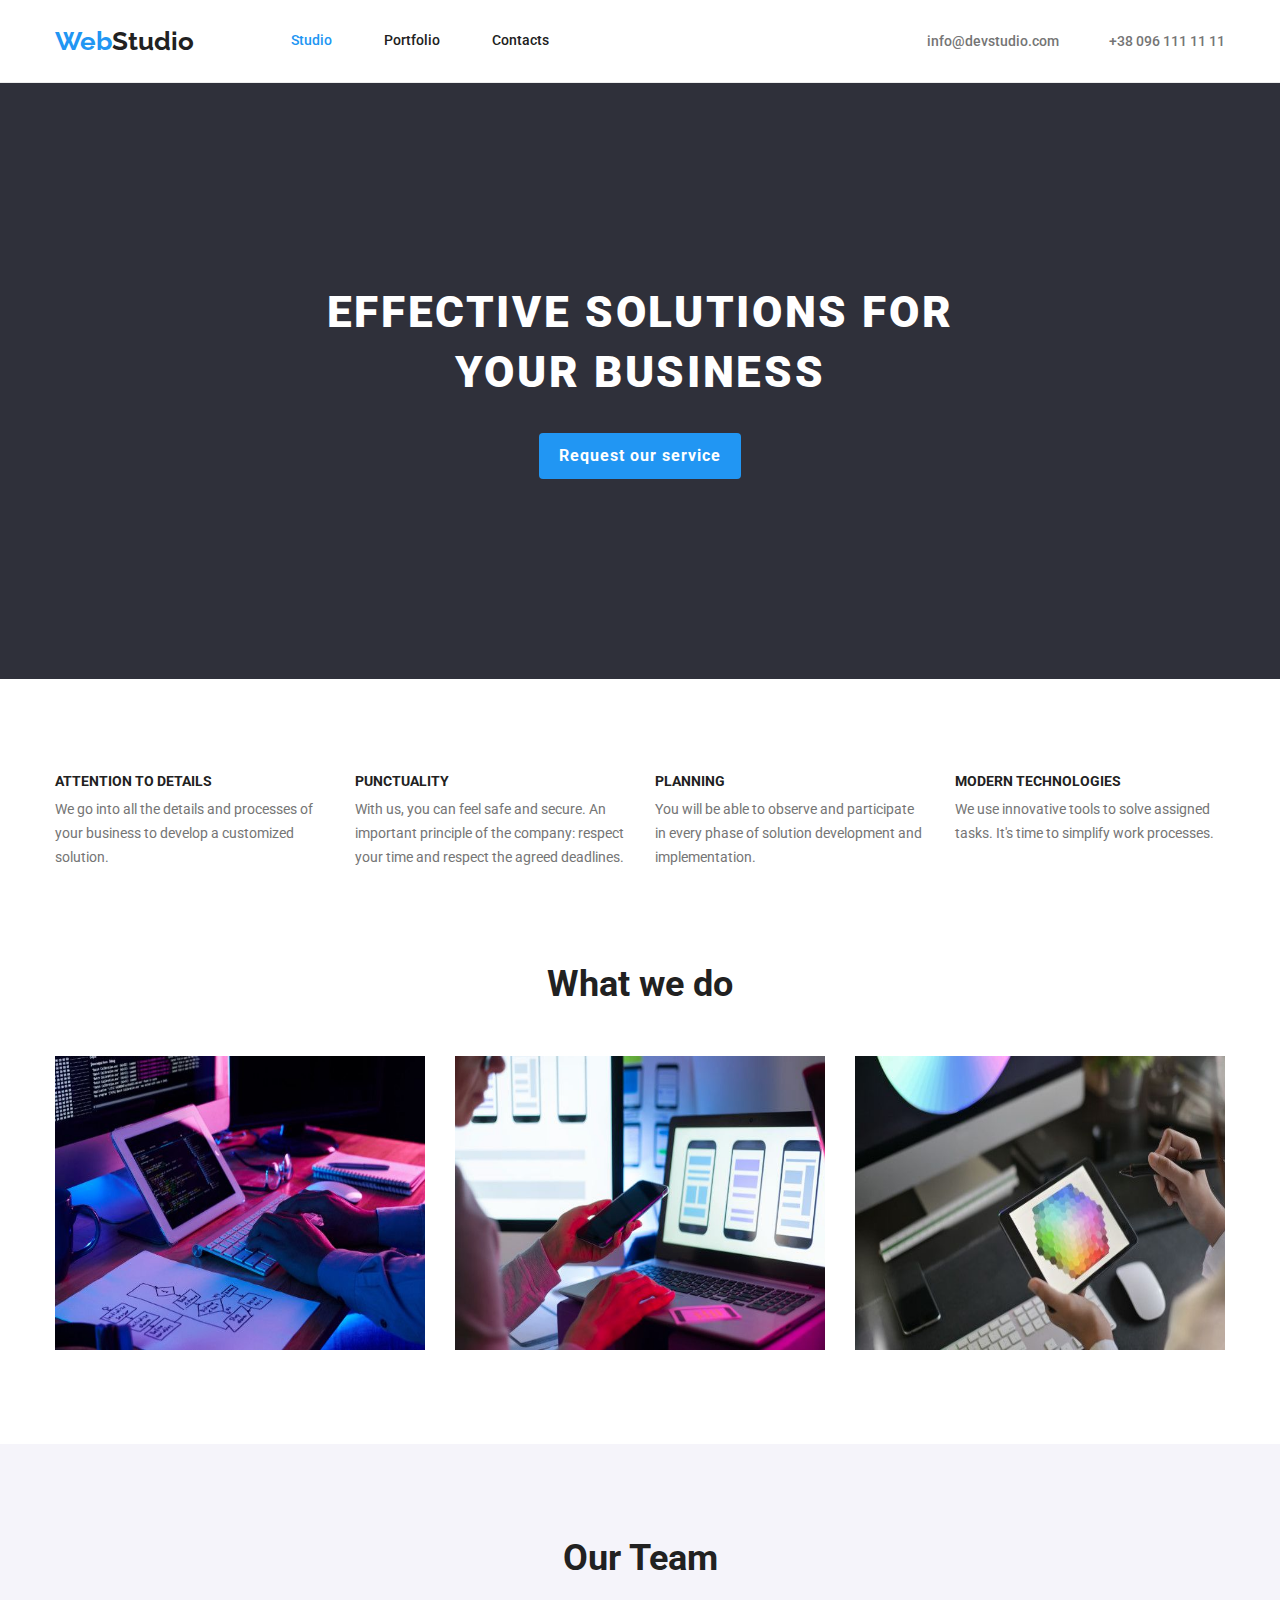
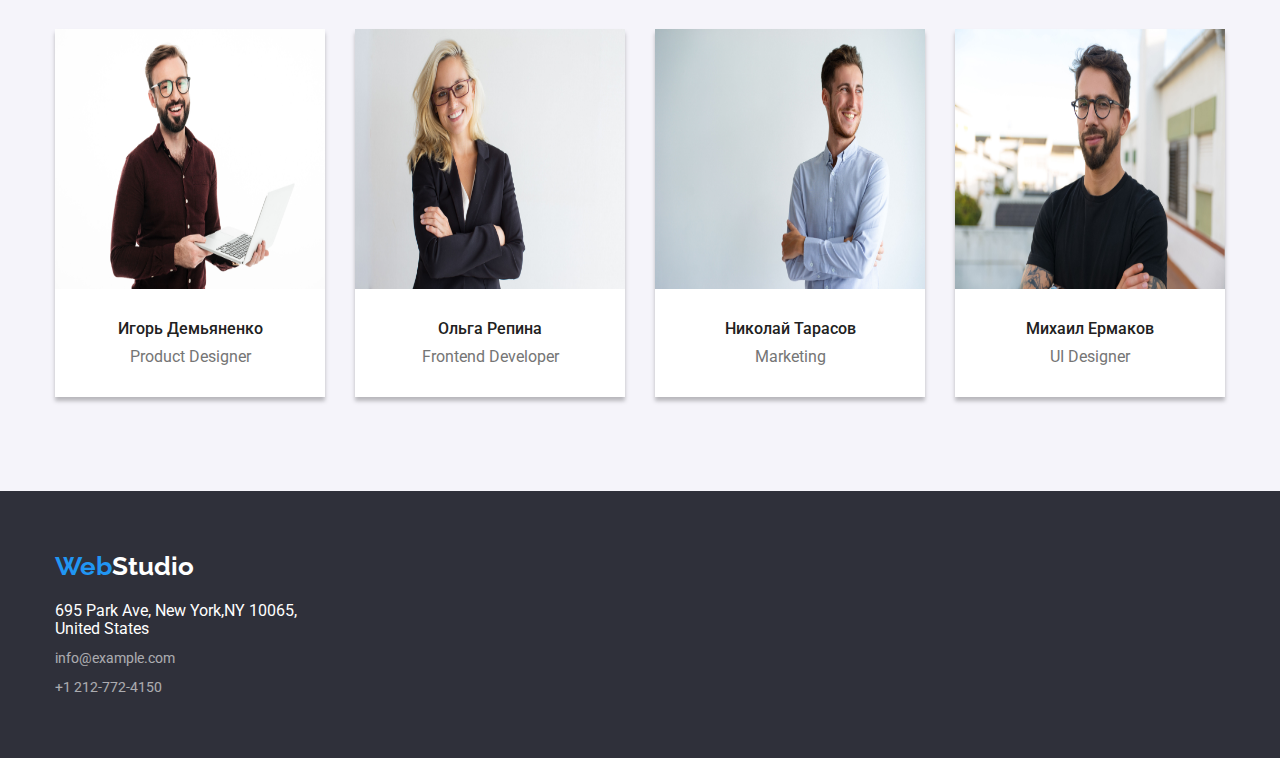
<file: index.html>
<!DOCTYPE html>
<html lang="eng">
<head>
    <meta charset="UTF-8">
    <meta http-equiv="X-UA-Compatible" content="IE=edge">
    <meta name="viewport" content="width=device-width, initial-scale=1.0">
    <title>WebStudio</title>
    <link rel="preconnect" href="https://fonts.googleapis.com">
    <link rel="preconnect" href="https://fonts.gstatic.com" crossorigin>
    <link href="https://fonts.googleapis.com/css2?family=Raleway:wght@700&family=Roboto:wght@400;500;700;900&display=swap"
        rel="stylesheet">
    <link rel="stylesheet" href="https://cdnjs.cloudflare.com/ajax/libs/modern-normalize/1.1.0/modern-normalize.min.css">
    <link rel="stylesheet" href="./css/styles.css" />
</head>
<body>
    <header class="pg-header" >
        <div class="container page-header">
            <a class="logo" href="index.html"><span>Web</span><span class="logo-accent-header">Studio</span></a>
            <nav class="nav-list">
                <ul class="navigation-links  list">
                    <li class="nav-link"><a class="navigation-link current-page" href="index.html">Studio</a></li>
                    <li class="nav-link"><a class="navigation-link" href="portfolio.html ">Portfolio</a></li>
                    <li class="nav-link"><a class="navigation-link" href=" ">Contacts</a></li>
                </ul>
            </nav>
            <ul class="contacts list">
                <li class="contact-header"><a class=" email-header" href="mailto:info@devstudio.com">info@devstudio.com</a></li>
                <li class="contact-header"> <a class="telephone-header" href="tel:+380961111111">+38 096 111 11 11</a></li>
            </ul>
        </div>
    </header>
    <main>
        <section class=" section request-our-service">
            <div class="container">
                <h1 class="request-our-service-title">EFFECTIVE SOLUTIONS FOR YOUR BUSINESS</h1>
                <button class="button-request-service" type="button">Request our service</button>
            </div>
        </section>
        <section class="section">
            <div class="container">
                <h2 class="section-title-hidden">Pros</h2>
                <ul class="pros list">
                    <li class="list-item">
                        <h3 class="pros-title">ATTENTION TO DETAILS</h3>
                        <p class="pros-description">We go into all the details and processes of your business to develop a
                            customized solution.</p>
                    </li>
                    <li class="list-item">
                        <h3 class="pros-title">PUNCTUALITY</h3>
                        <p class="pros-description">With us, you can feel safe and secure. An important principle of the
                            company: respect your time and respect the agreed
                            deadlines.</p>
                    </li>
                    <li class="list-item">
                        <h3 class="pros-title">PLANNING</h3>
                        <p class="pros-description">You will be able to observe and participate in every phase of solution
                            development and implementation.</p>
                    </li>
                    <li class="list-item">
                        <h3 class="pros-title">MODERN TECHNOLOGIES</h3>
                        <p class="pros-description">We use innovative tools to solve assigned tasks. It's time to simplify work
                            processes.</p>
                    </li>   
            </div>
        </section>
        <section class="section">
            <div>
                    <h2 class=" section-title what-we-do">What we do</h2>
                    <ul class="what-we-do-list list">
                        <li class="list-item">
                            <img src="images/img.jpg" alt="web-developer working at their desk  office" width="370" height="294" />
                        </li>
                        <li class="list-item">
                            <img src="images/img_1.jpg" alt="mobile app development" width="370" height="294" />
                        </li>
                        <li class="list-item">
                            <img src="images/img_2.jpg"
                                alt="creative artist  of web design with working colour selection graphic tablet" width="370"
                                height="294" />
                        </li>
                    </ul>
                </div>
            </div>
        </section>
        <section class="section team">
            <div class="container">
                <h2 class="section-title">Our Team</h2>
                <ul class="team-list list ">
                    <li class="card">
                        <img src="images/img_3.jpg" alt="Product designer" width="270" height="260"/>
                        <div class="teammate">
                            <h3 class="teammate-name">Игорь Демьяненко</h3>
                            <p class="teammate-description">Product Designer</p>
                        </div>
                    </li>
                    <li class="card">
                        <img src="images/img_4.jpg" alt="Frontend developer" width="270" height="260"/>
                        <div class="teammate">
                            <h3 class="teammate-name">Ольга Репина</h3>
                            <p class="teammate-description">Frontend Developer</p>
                        </div>
                    </li>
                    <li class="card">
                        <img src="images/img_5.jpg" alt="Marketing" width="270" height="260" />
                        <div class="teammate">
                            <h3 class="teammate-name">Николай Тарасов</h3>
                            <p class="teammate-description">Marketing</p>
                        </div>
                    </li>
                    <li class="card">
                        <img src="images/img_6.jpg" alt="UI Designer" width="270" height="260"/>
                        <div class="teammate">
                            <h3 class="teammate-name">Михаил Ермаков</h3>
                            <p class="teammate-description">UI Designer</p>
                        </div>
                    </li>
                </ul>
            </div>
        </section>
    </main>
    <footer>
        <div class="container">
            <a class="logo footer-logo" href="index.html"><span>Web</span><span class="logo-accent-footer">Studio</span></a>
            <address>
                <ul class="list">
                    <li class="contacts-footer"><a class="contact-footer address-info"
                            href="https://www.google.com/maps/place/695+Park+Ave,+New+York,+NY+10065,+%D0%A1%D0%BF%D0%BE%D0%BB%D1%83%D1%87%D0%B5%D0%BD%D1%96+%D0%A8%D1%82%D0%B0%D1%82%D0%B8+%D0%90%D0%BC%D0%B5%D1%80%D0%B8%D0%BA%D0%B8/@40.7687275,-73.9651798,17z/data=!3m1!4b1!4m5!3m4!1s0x89c258ebe8836e8f:0xa007c44e7c4aa0eb!8m2!3d40.7687275!4d-73.9651798"
                            target="_blank" rel="noopener noreferrer">695 Park Ave, New York,NY 10065,<br>United States</a></li>
                    <li class="contacts-footer"><a class="email" href="mailto:info@devstudio.com">info@example.com</a></li>
                    <li class="contacts-footer"><a class="telephone" href="tel:+12127724150">+1 212-772-4150</a></li>
                </ul>
            </address>
        </div>
    </footer>
</body>
</html>
</file>
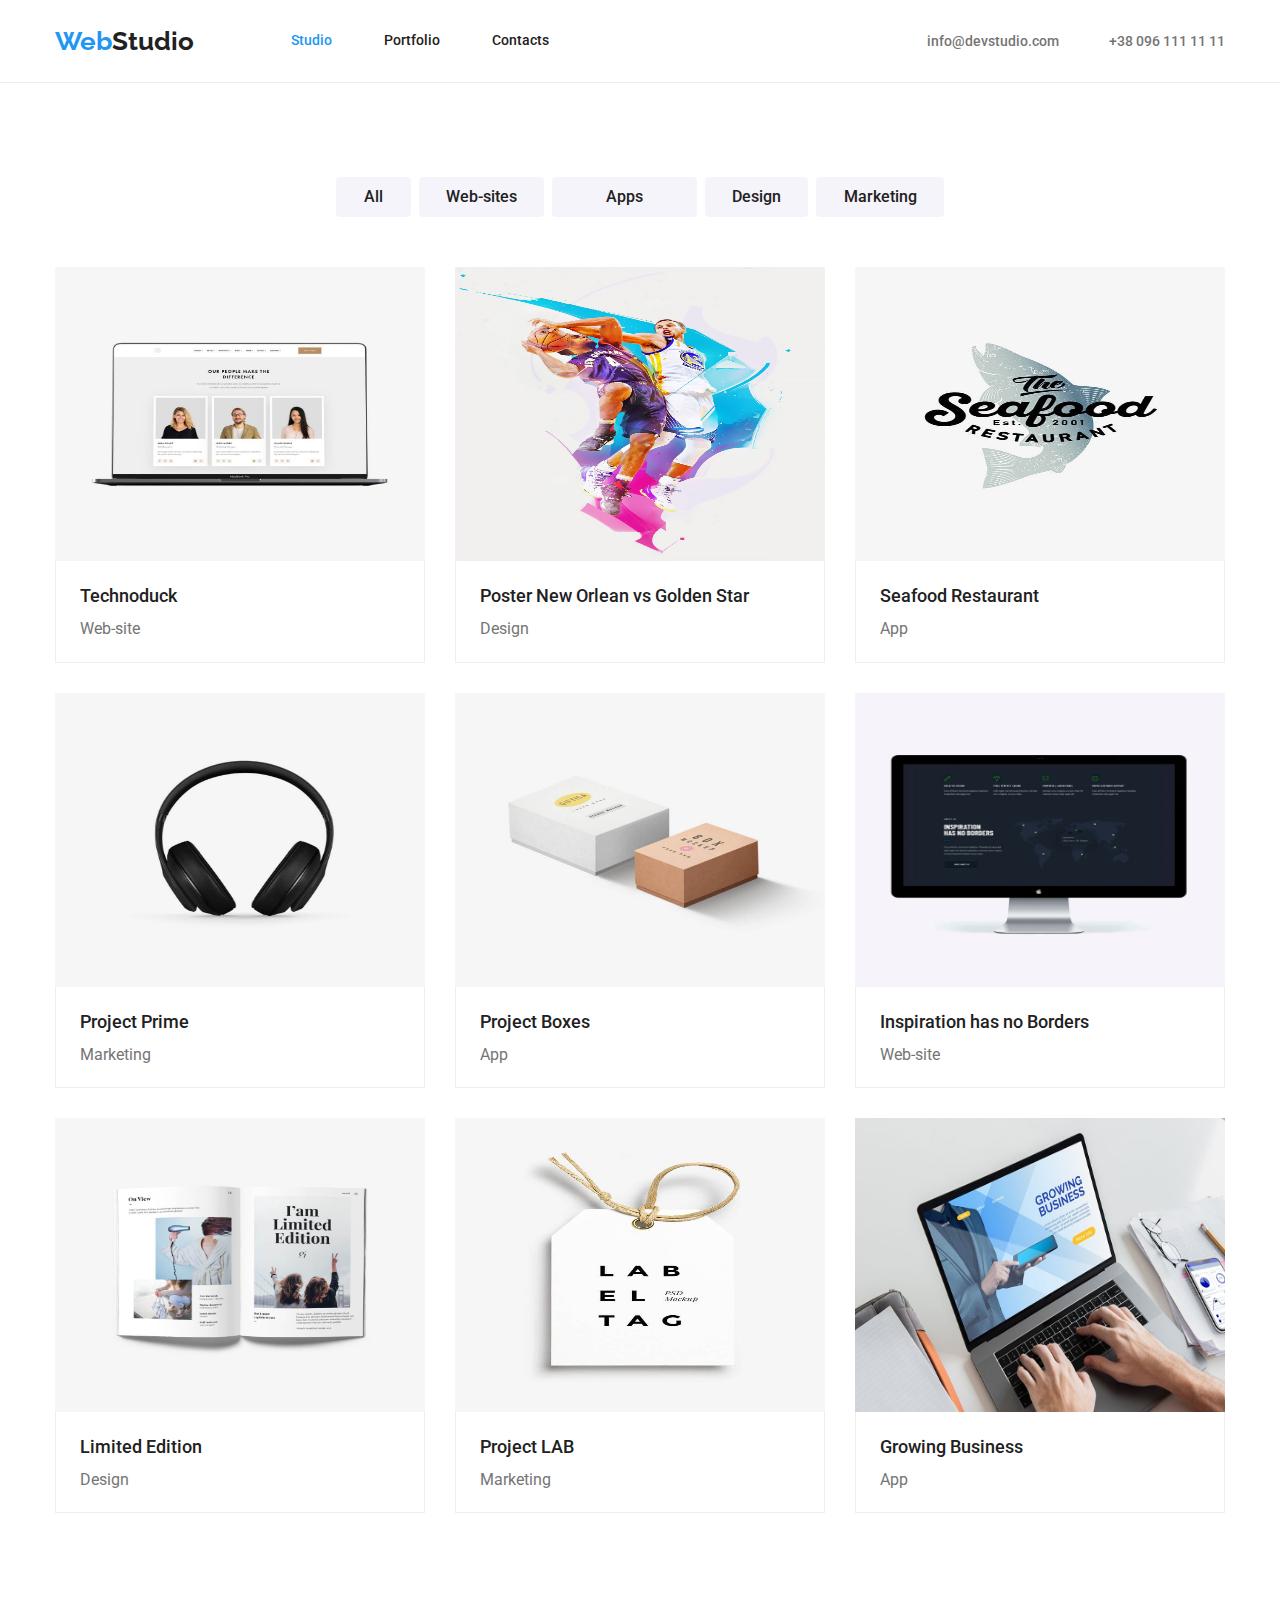
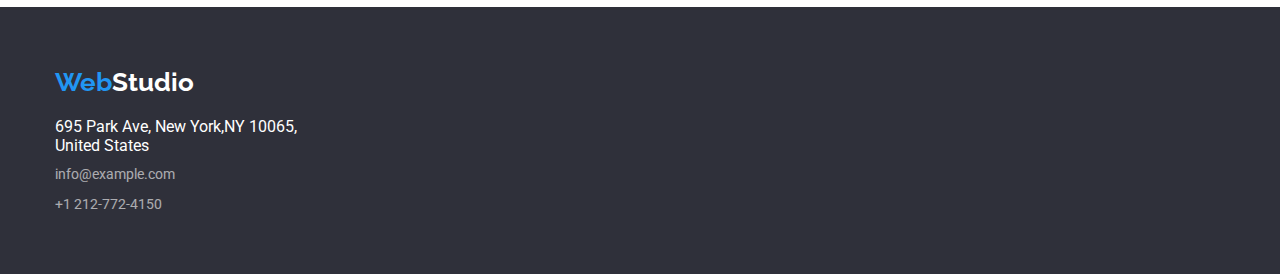
<file: portfolio.html>
<!DOCTYPE html>
<html lang="eng">

<head>
    <meta charset="UTF-8">
    <meta http-equiv="X-UA-Compatible" content="IE=edge">
    <meta name="viewport" content="width=device-width, initial-scale=1.0">
    <title>Portfolio</title>
    <link rel="preconnect" href="https://fonts.googleapis.com">
    <link rel="preconnect" href="https://fonts.gstatic.com" crossorigin>
    <link href="https://fonts.googleapis.com/css2?family=Raleway:wght@700&family=Roboto:wght@400;500;700;900&display=swap"
        rel="stylesheet">
    <link rel="stylesheet" href="https://cdnjs.cloudflare.com/ajax/libs/modern-normalize/1.1.0/modern-normalize.min.css">
    <link rel="stylesheet" href="./css/styles.css" />
</head>
<body>
<header class="pg-header">
    <div class="container page-header">
        <a class="logo" href="index.html"><span>Web</span><span class="logo-accent-header">Studio</span></a>
        <nav class="nav-list">
            <ul class="navigation-links  list">
                <li class="nav-link"><a class="navigation-link current-page" href="index.html">Studio</a></li>
                <li class="nav-link"><a class="navigation-link" href="portfolio.html ">Portfolio</a></li>
                <li class="nav-link"><a class="navigation-link" href=" ">Contacts</a></li>
            </ul>
        </nav>
        <ul class="contacts list">
            <li class="contact-header"><a class=" email-header" href="mailto:info@devstudio.com">info@devstudio.com</a>
            </li>
            <li class="contact-header"> <a class="telephone-header" href="tel:+380961111111">+38 096 111 11 11</a></li>
        </ul>
    </div>
</header>
    <main>
        <section class="section">
            <div class="container">
                <h1 class="section-title-hidden">Projects</h1>
                <ul class="projects-filter list">
                    <li class="filter"><button class="button-projects" type="button">All</button>
                    <li class="filter"><button class="button-projects" type="button">Web-sites </button></li>
                    <li class="filter"><button class="button-projects" type="button">Apps</button></li>
                    <li class="filter"><button class="button-projects" type="button">Design</button></li>
                    <li class="filter"><button class="button-projects" type="button">Marketing</button></li>
                    </li>
                </ul>
                <ul class="projects list">
                    <li class="projects-item"><img src="images/img-portfolio-1.jpg" alt="laptop display with employees'profiles "
                            width="370" height="294" />
                        <div class="project-description">
                            <h2 class="project-name">Technoduck</h2>
                            <p class="project-type">Web-site</p>
                        </div>
                    </li>
                    <li class="projects-item"><img src="images/img-portfolio-2.jpg" alt="poster with two basketball players "
                            width="370" height="294" />
                        <div class="project-description">
                            <h2 class="project-name">Poster New Orlean vs Golden Star</h2>
                            <p class="project-type">Design</p>
                        </div class="project-description">
                    </li>
                    <li class="projects-item"><img src="images/img-portfolio-3.jpg" alt="Resturant logo " width="370" height="294" />
                        <div class="project-description">
                            <h2 class="project-name">Seafood Restaurant</h2>
                            <p class="project-type">App</p>
                        </div>
                    </li>
                    <li class="projects-item"><img src="images/img-portfolio-4.jpg" alt="Headphones set " width="370" height="294" />
                        <div class="project-description">
                            <h2 class="project-name">Project Prime</h2>
                            <p class="project-type">Marketing</p>
                        </div>
                    </li>
                    <li class="projects-item"><img src="images/img-portfolio-5.jpg" alt="two cardboard packages " width="370" height="294" />
                        <div class="project-description">
                            <h2 class="project-name">Project Boxes</h2>
                            <p class="project-type">App</p>
                        </div>
                    </li>
                    <li class="projects-item"><img src="images/img-portfolio-6.jpg" alt="main page of the site shown on imac "
                            width="370" height="294" />
                        <div class="project-description">
                            <h2 class="project-name">Inspiration has no Borders</h2>
                            <p class="project-type">Web-site</p>
                        </div>
                    </li>
                    <li class="projects-item"><img src="images/img-portfolio-7.jpg" alt="book spread " width="370" height="294"/>
                        <div class="project-description">
                            <h2 class="project-name">Limited Edition</h2>
                            <p class="project-type">Design</p>
                        </div>
                    </li>
                    <li class="projects-item"><img src="images/img-portfolio-8.jpg" alt="tag for clothes" width="370" height="294" />
                        <div class="project-description">
                            <h2 class="project-name">Project LAB</h2>
                            <p class="project-type">Marketing</p>
                        </div>
                    </li>
                    <li class="projects-item"><img src="images/img-portfolio-9.jpg" alt="laptop mockup " width="370" height="294" />
                        <div class="project-description">
                            <h2 class="project-name">Growing Business</h2>
                            <p class="project-type">App</p>
                        </div>
                    </li>
                </ul>
            </div>
        </section>
    </main>
    <footer>
        <div class="container">
            <a class="logo footer-logo" href="index.html"><span>Web</span><span class="logo-accent-footer">Studio</span></a>
            <address>
                <ul class="list">
                    <li class="contacts-footer"><a class="contact-footer address-info"
                            href="https://www.google.com/maps/place/695+Park+Ave,+New+York,+NY+10065,+%D0%A1%D0%BF%D0%BE%D0%BB%D1%83%D1%87%D0%B5%D0%BD%D1%96+%D0%A8%D1%82%D0%B0%D1%82%D0%B8+%D0%90%D0%BC%D0%B5%D1%80%D0%B8%D0%BA%D0%B8/@40.7687275,-73.9651798,17z/data=!3m1!4b1!4m5!3m4!1s0x89c258ebe8836e8f:0xa007c44e7c4aa0eb!8m2!3d40.7687275!4d-73.9651798"
                            target="_blank" rel="noopener noreferrer">695 Park Ave, New York,NY 10065,<br>United States</a>
                    </li>
                    <li class="contacts-footer"><a class="email" href="mailto:info@devstudio.com">info@example.com</a></li>
                    <li class="contacts-footer"><a class="telephone" href="tel:+12127724150">+1 212-772-4150</a></li>
                </ul>
            </address>
        </div>
    </footer>
    
    </body>
    
    </html>
</file>
<file: css/styles.css>
:root {
    --background-color: #FFFFFF;
    --footer-color: #2F303A;
    --accent-color: #2196F3;
    --text-color-headers: #212121;
    --text-color: #757575;
    --text-color-contrast:#FFFFFF;
    --button-color:#F5F4FA;
    --background-contrast:#EEEEEE;
}

body{
    font-family: Roboto, raleway, sans-serif;
    color:var(--background-color);
}

.container {
    width:1200px;
    padding-left: 15px;
    padding-right: 15px;
    margin: auto;
   
}

/* global reset*/

.list{
    list-style: none;
    margin: 0;
    
}

h1,
h2,
h3,
h4,
h5,
h6 {
    margin:0;
}

p {
    margin: 0;
}

ul {
    padding: 0;
}


.section {
    padding-top: 94px;
    padding-bottom: 94px;
    
}

.section:nth-child(2){
    padding-bottom: 47px;
}
section:nth-child(3) {
    padding-top: 47px;
}

.pg-header {
    border-bottom: 1px solid #ECECEC;
}


.page-header{
    background-color: var(--text-color-contrast);
    display: flex;
    align-items: center;
    justify-content: space-between;

}
.logo{
    color: var(--accent-color);
    font-family: Raleway;
    font-size: 26px;
    font-weight:700;
    line-height: 1.19;
    text-decoration: none;
    margin-right:97px;
    padding-top: 24px;
    padding-bottom: 24px;
}


.logo-accent-header{
    color: var(--text-color-headers);
}

.logo-accent-footer{
    color: var(--text-color-contrast);
}

.nav-list {
    display: flex;
    /* min-width: 600px; */
}

.navigation-link{
    display: block;
    color: var(--text-color-headers);
    font-size: 14px;
    font-weight: 500;
    line-height: 1.14;
    text-decoration: none;
}

.nav-link {
    margin-right: 52px;
    padding-top: 32px;
    padding-bottom: 32px;
}
.nav-link:last-child{
    margin-right: 70px;
}

/* .navigation-link:first-child {
    margin-right: 53px; */


.navigation-link:hover,
.navigation-link:focus{
    color:var(--accent-color);
}

.navigation-links {
    display: flex;
    /* justify-content:space-between; */
}

.navigation-links .current-page{
    color:var(--accent-color);
}

.contacts {
    display: flex;
    margin-left: auto;
}

.contacts> li:not(:last-child){
    margin-right: 50px;
}

.contact-info {
    color: var(--background-color);
    opacity:60%;
    font:inherit;
    font-style: normal;
    font-size: 14px;
    font-weight: 500;
    line-height: 1.46;
    text-decoration: none;
}

.contact-header {
    padding-top: 32px;
    padding-bottom: 32px;
}
.email-header,
.telephone-header{
    color: var(--text-color);
    opacity: 1;
    margin: auto;
    font: inherit;
    font-style: normal;
    font-size: 14px;
    font-weight: 500;
    line-height: 1.14;
    text-decoration: none;

}

.email-header:hover,
.email-header:focus,
.telephone-header:hover,
.telephone-header:focus{
    color: var(--accent-color);
}


/* Footer */


footer {
    background-color: var(--footer-color);
    padding-top: 60px;
    padding-bottom: 60px;
}

.email,.telephone{
    opacity:100%;
    font-size: 14px;
    line-height: 1.46;
    color: var(--background-color);
    font-style: normal;
    text-decoration: none;
    display:block
}

.email:hover,
.email:focus{
    color: var(--accent-color);
}

.telephone {
        color: var(--accent-color);
}


.footer-logo {
    display: block;
    margin-bottom:20px ;
    margin-right: auto;
    padding: 0;
}

.contacts-footer {
display: block;
}


.contacts-footer:first-child{
    margin-bottom:9px;
}

.contacts-footer:nth-child(2) {
margin-bottom: 9px;
}
.address-info {
    /* margin-bottom: 6px; */
    color: var(--background-color);
    display: block;
    font-style: normal;
    text-decoration: none;
}

.telephone,
.email {
    color: var(--background-color);
    opacity: 60%;
    display:block;
}


/* 1st page */


.request-our-service {
    background-color: var(--footer-color);
    text-align: center;
    padding-top: 200px;
    padding-bottom: 200px;
}

.request-our-service-title {
    color: var(--text-color-contrast);
    font-size: 44px;
    font-weight: 900;
    line-height: 1.36;
    max-width: 696px;
    margin: 0 auto 30px;
    letter-spacing:0.06em;
}

.button-request-service {
    cursor: pointer;
    background-color: var(--accent-color);
    color: var(--text-color-contrast);
    cursor: pointer;
    font-size: 16px;
    font-weight: 700;
    line-height: 1.6;
    letter-spacing:0.06em;

    border-radius: 4px;
    padding-left: 20px;
    padding-top: 10px;
    padding-right: 20px;
    padding-bottom: 10px;
    border: transparent;
}

.button-request-service:hover,
.button-request-service:focus {
    background-color: var(--button-color);
    color: var(--text-color-headers);
}

.section-title-hidden{
    color: var(--background-color);
    display: none;
}

.pros-title{
    color: var(--text-color-headers);
    font-size: 14px;
    font-weight: 700;
    line-height:1.17;
    text-transform:uppercase;
    margin-bottom: 9.41px;
}

.pros {
    display: flex;
    padding-left: 0;
    padding-right:0;
    
}
.pros>.list-item{
    width:270px;
}


.what-we-do>.list-item {
    width:370px;
}

.pros > .list-item:not(:last-child) {
    margin-right: 30px;
}

.list-item> img {
    display:block;
}

.section-title{
    color: var(--text-color-headers);
    font-size: 36px;
    line-height: 1.16;
    text-align: center;
    margin-bottom: 50px;
}

.pros-description{
    color: var(--text-color);
    font-size: 14px;
    line-height: 1.7;
}

.what-we-do-list {
    display: flex;
    justify-content: center;
}

.what-we-do-list>li:not(:last-child) {
    margin-right: 30px;
}

 
.team{
    background-color: var(--button-color);
}

.team-list {
    display: flex;
}

.card>img {
    display: block;
}

.team-list>li:not(:last-child) {
    margin-right: 30px;
}

.team-list .card{
    background-color: var(--text-color-contrast);
    text-align: center;

    box-shadow: 0px 2px 1px 0px #00000033;
    box-shadow: 0px 1px 1px 0px #00000024;
    box-shadow: 0px 4px 4px 0px #00000040;;
}

.teammate {
    padding-top: 30px;
    padding-bottom: 30px;

}
.teammate-name{
    color: var(--text-color-headers);
    font-size: 16px;
    font-weight: 500;
    line-height: 1.19;
     margin-bottom: 10px;
}

.teammate-description{
    color: var(--text-color);
    font-size: 16px;
    line-height: 1.17;
    
}

 /* portfolio */

.projects-filter {
    display: flex;
    margin-bottom: 50px;
    /* justify-content: center; */
    justify-content:center
    /* padding-left: 280px;
    padding-right: 280px; */
}  

.filter:nth-child(2)>.button-projects {
    padding-left: 26px;
    padding-right: 27px;
}
  
.filter:nth-child(2)>.button-projects {
    padding-right: 26px;
    padding-left: 26px;
}

.filter:nth-child(3)>.button-projects{
    padding-right:53px;
    padding-left: 53px;
    
}

.filter:nth-child(4)>.button-projects {
    padding-right: 26px;
    padding-left: 26px;

}

.filter:nth-child(5)>.button-projects {
    padding-right: 26px;
    padding-left: 27px;

}

.button-projects {
    cursor: pointer;
    color: var(--text-color-headers);
    background-color: var(--button-color);
    display: block;
    font-size:16px;
    font-weight: 500;
    line-height: 1.625;
    text-align: center;

    width: 100%;
    padding-top: 6px;
    padding-left:27px;
    padding-right:27px;
    padding-bottom: 6px; 
    border-radius: 4px;
    border: 1px solid transparent;

}
   
.filter{
    display:block;
}

.filter:not(:last-child){
    margin-right: 8px;
}

.button-projects:hover,
.button-projects:focus{
    background-color: var(--accent-color);
    color: var(--text-color-contrast);
    border: 1px solid var(--accent-color);
    border-radius: 4px;
}

.projects {
    display: flex;
    flex-wrap: wrap;    
}

.projects-item>img {
    display: block;
}

.projects-item:not(:nth-child(3n)) {
    margin-right: 30px;
}

.projects-item:nth-child(-n + 6) {
    margin-bottom: 30px;
}

.project-description {
    padding-left: 24px;
    padding-right: 24px;
    padding-top: 20px;
    padding-bottom: 20px;
    border-left:1px solid var(--background-contrast) ;
    border-right:1px solid var(--background-contrast) ;
    border-bottom: 1px solid var(--background-contrast);
}
.project-name{
   font-size: 18px;
    font-weight: 500;
    line-height: 1.71;
    color: var(--text-color-headers);
}

.project-type{
    margin-top: 4px;
   font-size: 16px;
    line-height: 1.6;
    color: var(--text-color)
}
</file>
